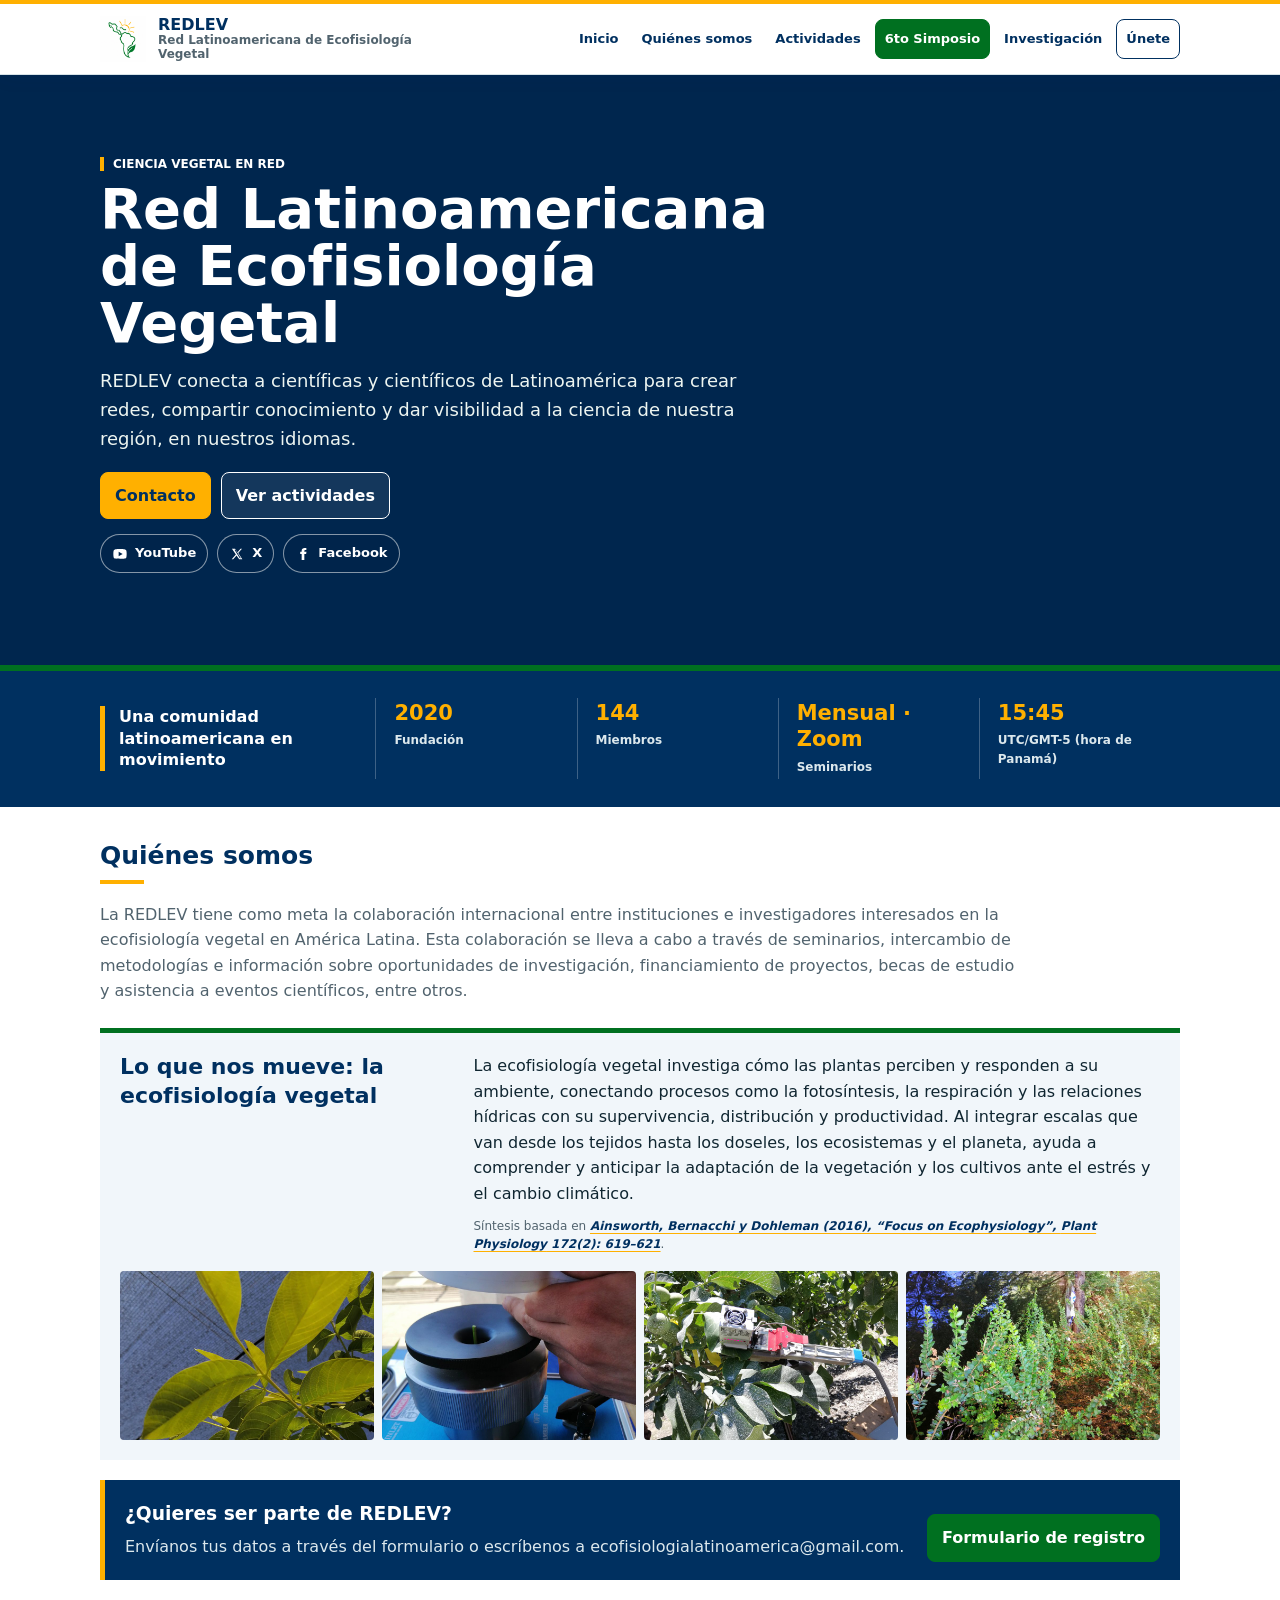
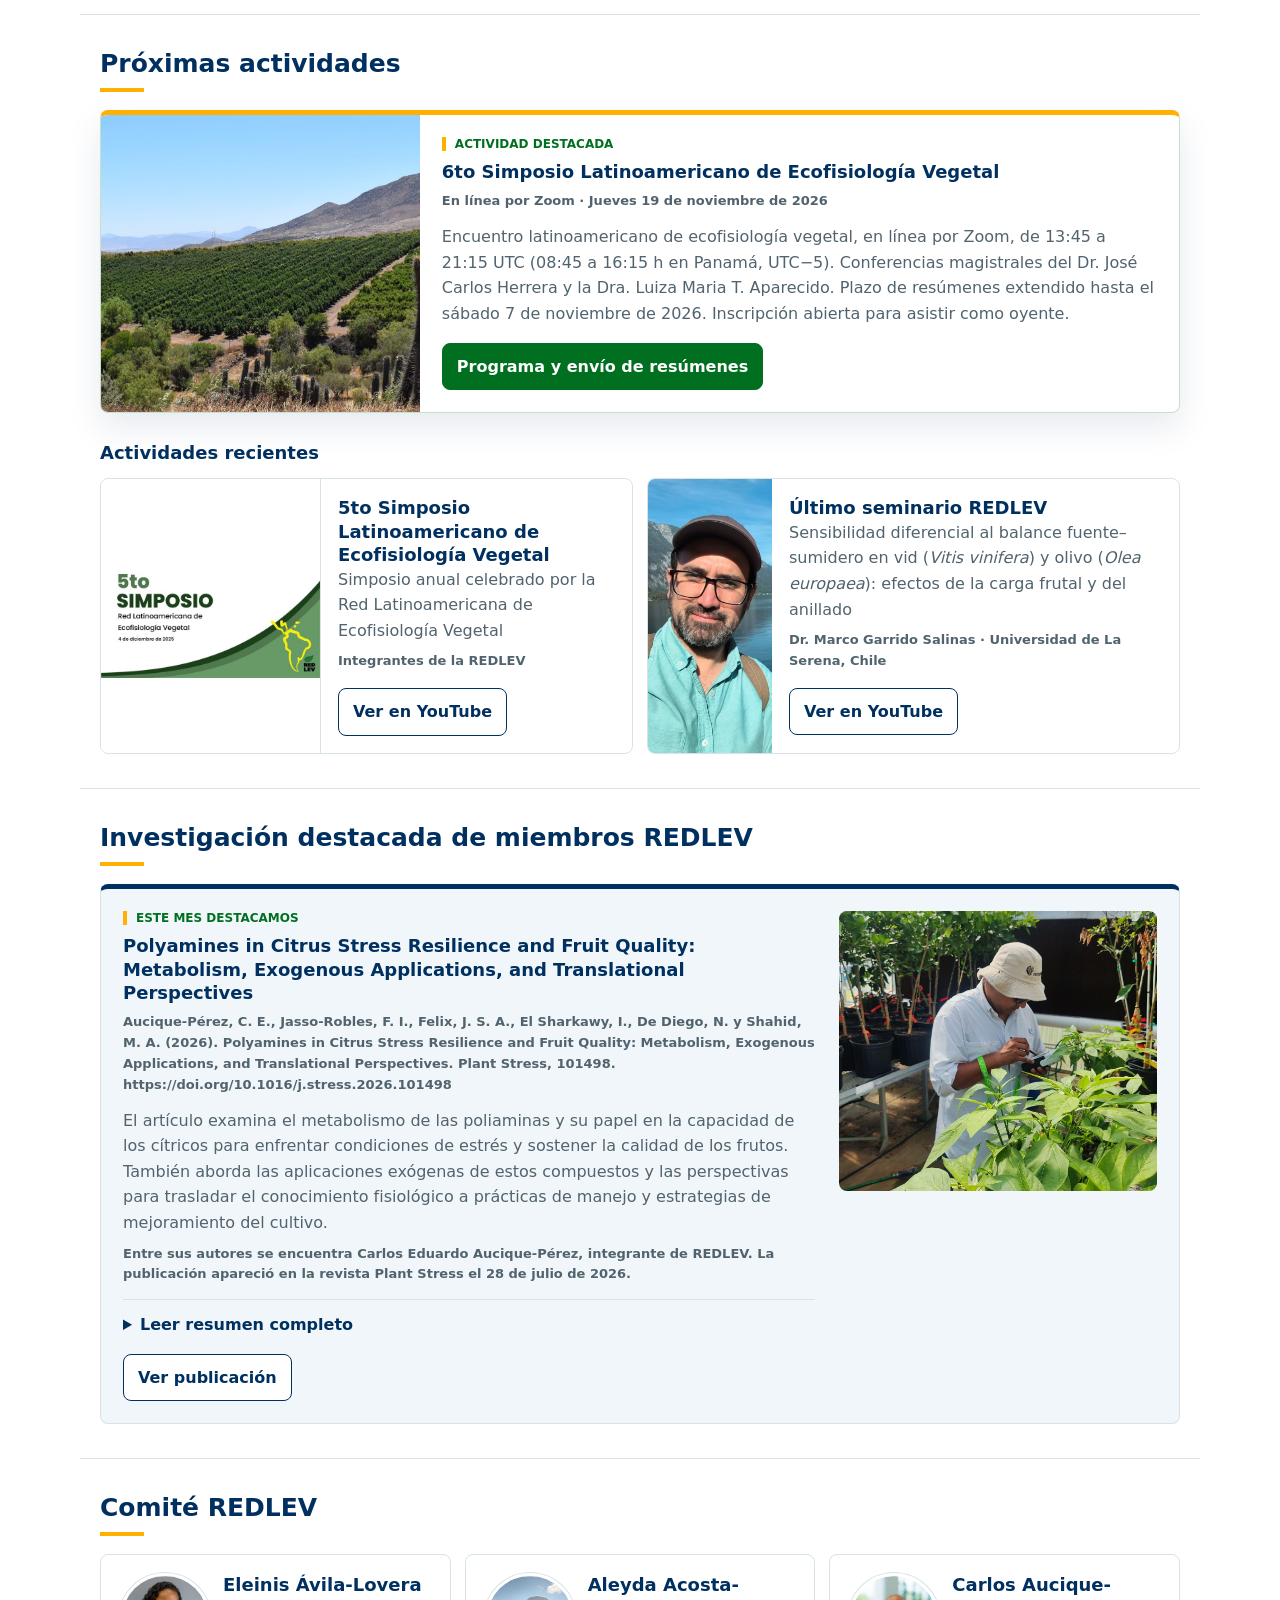
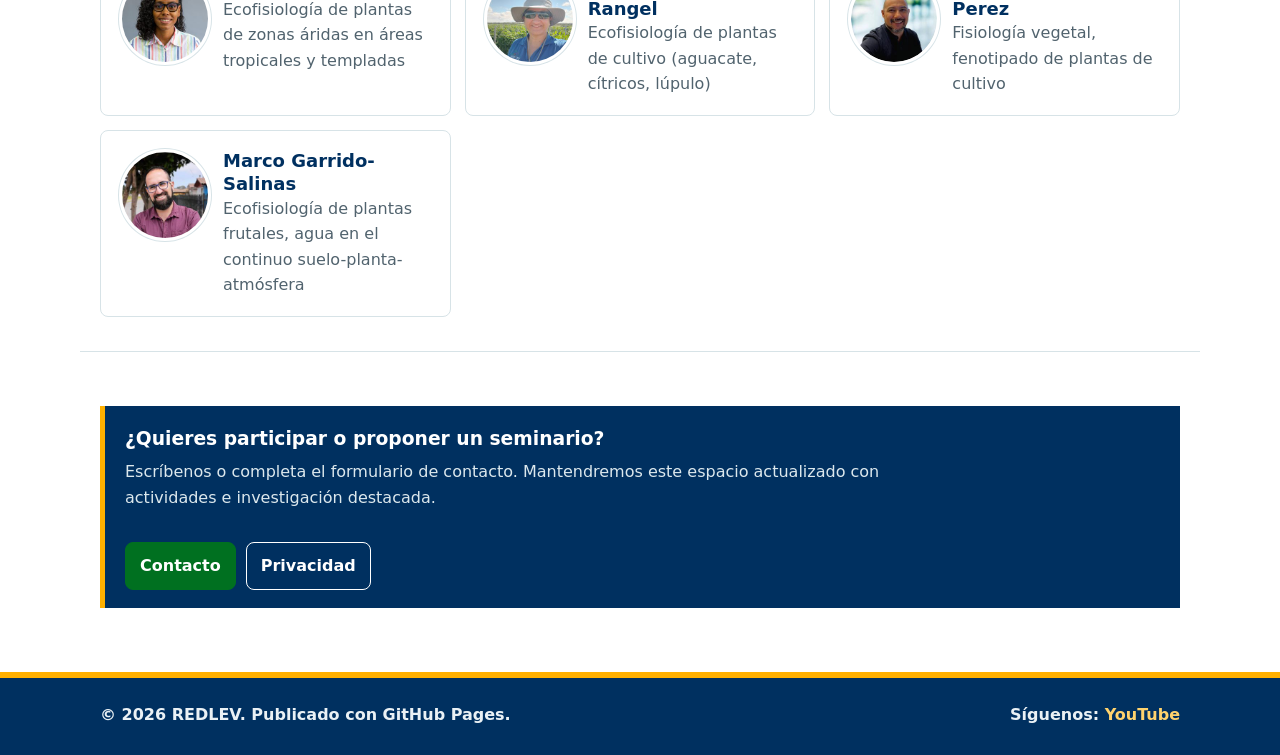
<file: index.html>
<!doctype html>
<html lang="es">
<head>
  <meta charset="utf-8" />
  <meta name="viewport" content="width=device-width, initial-scale=1" />
  <meta name="description" content="REDLEV conecta a la comunidad latinoamericana de ecofisiología vegetal mediante seminarios, investigación y colaboración científica." />
  <meta name="theme-color" content="#003060" />
  <link rel="canonical" href="https://redlev.github.io/" />
  <meta property="og:type" content="website" />
  <meta property="og:locale" content="es_LA" />
  <meta property="og:site_name" content="REDLEV" />
  <meta property="og:title" content="REDLEV | Red Latinoamericana de Ecofisiología Vegetal" />
  <meta property="og:description" content="Ciencia, colaboración y comunidad para la ecofisiología vegetal latinoamericana." />
  <meta property="og:url" content="https://redlev.github.io/" />
  <meta property="og:image" content="https://redlev.github.io/assets/img/site/og-redlev.jpg" />
  <meta property="og:image:width" content="1200" />
  <meta property="og:image:height" content="630" />
  <meta property="og:image:alt" content="REDLEV, Red Latinoamericana de Ecofisiología Vegetal" />
  <meta name="twitter:card" content="summary_large_image" />
  <meta name="twitter:title" content="REDLEV | Ecofisiología Vegetal" />
  <meta name="twitter:description" content="Ciencia, colaboración y comunidad para la ecofisiología vegetal latinoamericana." />
  <meta name="twitter:image" content="https://redlev.github.io/assets/img/site/og-redlev.jpg" />
  <title>REDLEV | Red Latinoamericana de Ecofisiología Vegetal</title>
  <link rel="stylesheet" href="assets/css/styles.css?v=20261030-1" />
  <link rel="icon" href="assets/img/site/logo-isotipo-web.png" />
  <script type="application/ld+json">
    {
      "@context": "https://schema.org",
      "@type": "Organization",
      "name": "Red Latinoamericana de Ecofisiología Vegetal",
      "alternateName": "REDLEV",
      "url": "https://redlev.github.io/",
      "logo": "https://redlev.github.io/assets/img/site/logo-isotipo-web.png",
      "email": "ecofisiologialatinoamerica@gmail.com",
      "foundingDate": "2020",
      "sameAs": [
        "https://www.youtube.com/@redlatinoamericanadeecofis2139",
        "https://x.com/ecofisiologia",
        "https://www.facebook.com/groups/547466132928748/"
      ]
    }
  </script>
</head>

<body>
  <a class="skip-link" href="#inicio">Saltar al contenido</a>

  <header class="header" role="banner">
    <div class="container header-row">
      <a class="brand" href="#inicio" aria-label="Ir al inicio">
        <img class="brand-logo" src="assets/img/site/logo-isotipo-web.png" alt="Logo REDLEV" width="160" height="160" />
        <span class="brand-text">
          <span class="brand-name" id="siteName">REDLEV</span>
          <span class="brand-tagline" id="siteTagline">Red Latinoamericana de Ecofisiología Vegetal</span>
        </span>
      </a>

      <button class="nav-toggle" type="button" aria-label="Abrir menú" aria-expanded="false" aria-controls="nav">
        <span class="nav-toggle-bar"></span>
        <span class="nav-toggle-bar"></span>
        <span class="nav-toggle-bar"></span>
      </button>

      <nav id="nav" class="nav" aria-label="Navegación principal">
        <a class="nav-link" href="#inicio">Inicio</a>
        <a class="nav-link" href="#quienes">Quiénes somos</a>
        <a class="nav-link" href="#actividades">Actividades</a>
        <a class="nav-link nav-event" href="simposio-2026.html">6to Simposio</a>
        <a class="nav-link" href="#investigacion">Investigación</a>
        <a class="nav-link nav-cta" id="joinLink" href="#" target="_blank" rel="noreferrer">Únete</a>
      </nav>
    </div>
  </header>

  <main role="main">
    <section id="inicio" class="hero" aria-label="Presentación">
      <picture class="hero-picture">
        <source media="(max-width: 980px)" srcset="assets/img/site/redlev-hero-wetland-mobile.jpg" width="720" height="960" />
        <img class="hero-background" src="assets/img/site/redlev-hero-wetland.jpg" alt="Vegetación creciendo junto a un curso de agua" width="1440" height="810" fetchpriority="high" decoding="async" />
      </picture>
      <div class="container hero-inner">
        <div class="hero-copy">
          <p class="eyebrow">Ciencia vegetal en red</p>
          <h1 id="heroTitle">Red Latinoamericana de Ecofisiología Vegetal</h1>
          <p class="lead" id="heroObjective">REDLEV conecta a científicas y científicos de Latinoamérica para crear redes, compartir conocimiento y dar visibilidad a la ciencia de nuestra región.</p>

          <div class="actions">
            <a class="button" id="contactLink" href="#" target="_blank" rel="noreferrer">Contacto</a>
            <a class="button button-secondary" href="#actividades">Ver actividades</a>
          </div>

          <div class="social" aria-label="Redes sociales">
            <a class="social-link" id="youtubeLink" href="#" target="_blank" rel="noreferrer">YouTube</a>
            <a class="social-link" id="xLink" href="#" target="_blank" rel="noreferrer">X</a>
            <a class="social-link" id="facebookLink" href="#" target="_blank" rel="noreferrer">Facebook</a>
            <a class="social-link" id="instagramLink" href="#" target="_blank" rel="noreferrer">Instagram</a>
            <a class="social-link" id="linkedinLink" href="#" target="_blank" rel="noreferrer">LinkedIn</a>
          </div>
        </div>
      </div>
    </section>

    <section class="network-band" aria-label="Datos de la red">
      <div class="container network-band-inner">
        <h2 class="sr-only">Datos de la red</h2>
        <p class="network-label">Una comunidad latinoamericana en movimiento</p>
        <div class="metrics" aria-label="Indicadores de REDLEV">
          <div class="metric">
            <div class="metric-value" id="foundedYear">2020</div>
            <div class="metric-label">Fundación</div>
          </div>
          <div class="metric">
            <div class="metric-value" id="membersCount">--</div>
            <div class="metric-label">Miembros</div>
          </div>
          <div class="metric">
            <div class="metric-value" id="seminarsFrequency">Mensual</div>
            <div class="metric-label">Seminarios</div>
          </div>
          <div class="metric">
            <div class="metric-value" id="panamaClock">--:--</div>
            <div class="metric-label" id="timezoneMetricLabel">Hora Panamá (UTC-5)</div>
          </div>
        </div>
      </div>
    </section>

    <p class="container content-status" id="contentStatus" role="status" hidden></p>

    <section id="quienes" class="container section" aria-label="Quiénes somos">
      <div class="section-head">
        <h2 class="h2">Quiénes somos</h2>
      </div>
      <p class="text" id="aboutText">La REDLEV promueve la colaboración internacional entre instituciones e investigadores interesados en la ecofisiología vegetal en América Latina.</p>

      <div class="ecophysiology-feature">
        <div class="ecophysiology-copy">
          <h3 class="h3 ecophysiology-title">Lo que nos mueve: la ecofisiología vegetal</h3>
          <div>
            <p class="text ecophysiology-definition">La ecofisiología vegetal investiga cómo las plantas perciben y responden a su ambiente, conectando procesos como la fotosíntesis, la respiración y las relaciones hídricas con su supervivencia, distribución y productividad. Al integrar escalas que van desde los tejidos hasta los doseles, los ecosistemas y el planeta, ayuda a comprender y anticipar la adaptación de la vegetación y los cultivos ante el estrés y el cambio climático.</p>
            <p class="story-source">Síntesis basada en <cite><a href="https://pmc.ncbi.nlm.nih.gov/articles/PMC5047120/" target="_blank" rel="noreferrer">Ainsworth, Bernacchi y Dohleman (2016), “Focus on Ecophysiology”, <span lang="en">Plant Physiology</span> 172(2): 619–621</a></cite>.</p>
          </div>
        </div>

        <div class="story-gallery" aria-label="La ecofisiología vegetal en imágenes">
          <figure class="story-item">
            <img src="assets/img/site/redlev-ecophysiology-leaves.jpg" alt="Hojas jóvenes iluminadas a contraluz" width="960" height="640" loading="lazy" decoding="async" />
          </figure>
          <figure class="story-item">
            <img src="assets/img/site/redlev-ecophysiology-measurement.jpg" alt="Preparación de una hoja para una medición fisiológica" width="960" height="640" loading="lazy" decoding="async" />
          </figure>
          <figure class="story-item">
            <img src="assets/img/site/redlev-ecophysiology-field-instrument.jpg" alt="Equipo de medición instalado sobre hojas y frutos en terreno" width="960" height="640" loading="lazy" decoding="async" />
          </figure>
          <figure class="story-item">
            <img src="assets/img/site/redlev-ecophysiology-wetland.jpg" alt="Vegetación junto a un curso de agua" width="960" height="640" loading="lazy" decoding="async" />
          </figure>
        </div>
      </div>

      <div class="callout">
        <div>
          <h3 class="callout-title" id="joinCalloutTitle">¿Quieres ser parte de REDLEV?</h3>
          <p class="callout-text" id="joinCalloutText">Envíanos tus datos.</p>
        </div>
        <div class="actions">
          <a class="button" id="joinLink2" href="#" target="_blank" rel="noreferrer">Formulario de registro</a>
        </div>
      </div>
    </section>

    <section id="actividades" class="container section" aria-label="Próximas actividades">
      <div class="section-head">
        <h2 class="h2">Próximas actividades</h2>
      </div>

      <div id="upcomingActivities" class="activities-list" aria-live="polite"></div>

      <div class="section-subhead">
        <h3 class="h3">Actividades recientes</h3>
      </div>
      <div id="recentActivities" class="grid"></div>
    </section>

    <section id="investigacion" class="container section" aria-label="Investigación destacada">
      <div class="section-head">
        <h2 class="h2">Investigación destacada de miembros REDLEV</h2>
      </div>

      <article class="card research-card" aria-label="Investigación destacada">
        <div class="research-copy">
          <p class="eyebrow" id="researchEyebrow">Este mes destacamos</p>
          <h3 class="h3" id="researchTitle">--</h3>
          <p class="meta" id="researchCitation">--</p>
          <p class="text" id="researchAbstract">Conoce la investigación destacada de integrantes de REDLEV.</p>
          <p class="meta" id="researchAttribution" hidden></p>
          <details class="research-details" id="researchDetails" hidden>
            <summary>Leer resumen completo</summary>
            <p class="text" id="researchAbstractMore"></p>
          </details>
          <div class="actions">
            <a class="button button-secondary" id="researchLink" href="#" target="_blank" rel="noreferrer">Ver publicación</a>
          </div>
        </div>
        <figure class="research-media">
          <img id="researchImage" src="assets/img/research/articulo-destacado-nogales-web.jpg" alt="Imagen de investigación destacada" width="420" height="280" loading="lazy" decoding="async" />
        </figure>
      </article>
    </section>

    <section id="comite" class="container section" aria-label="Comité">
      <div class="section-head">
        <h2 class="h2">Comité REDLEV</h2>
      </div>
      <div id="committeeGrid" class="grid"></div>
    </section>

    <section class="container section" aria-label="Contacto">
      <div class="callout">
        <div>
          <h3 class="callout-title">¿Quieres participar o proponer un seminario?</h3>
          <p class="callout-text">Escríbenos o completa el formulario de contacto. Mantendremos este espacio actualizado con actividades e investigación destacada.</p>
        </div>
        <div class="actions">
          <a class="button" id="contactLink2" href="#" target="_blank" rel="noreferrer">Contacto</a>
          <a class="button button-secondary" id="privacyLink" href="#" target="_blank" rel="noreferrer">Privacidad</a>
        </div>
      </div>
    </section>
  </main>

  <footer class="footer" role="contentinfo">
    <div class="container footer-row">
      <p class="footer-text">© <span id="year"></span> <span id="footerName">REDLEV</span>. Publicado con GitHub Pages.</p>
      <p class="footer-text">Síguenos: <a class="link" id="youtubeLink2" href="#" target="_blank" rel="noreferrer">YouTube</a></p>
    </div>
  </footer>

  <noscript>
    <div class="noscript">
      Esta web usa JavaScript para mostrar sus novedades. También puedes consultar la
      <a href="simposio-2026.html">página del 6to Simposio</a> o escribir a
      <a href="mailto:ecofisiologialatinoamerica@gmail.com">ecofisiologialatinoamerica@gmail.com</a>.
    </div>
  </noscript>

  <script src="assets/js/main.js?v=20261030-1" defer></script>
</body>
</html>
</file>
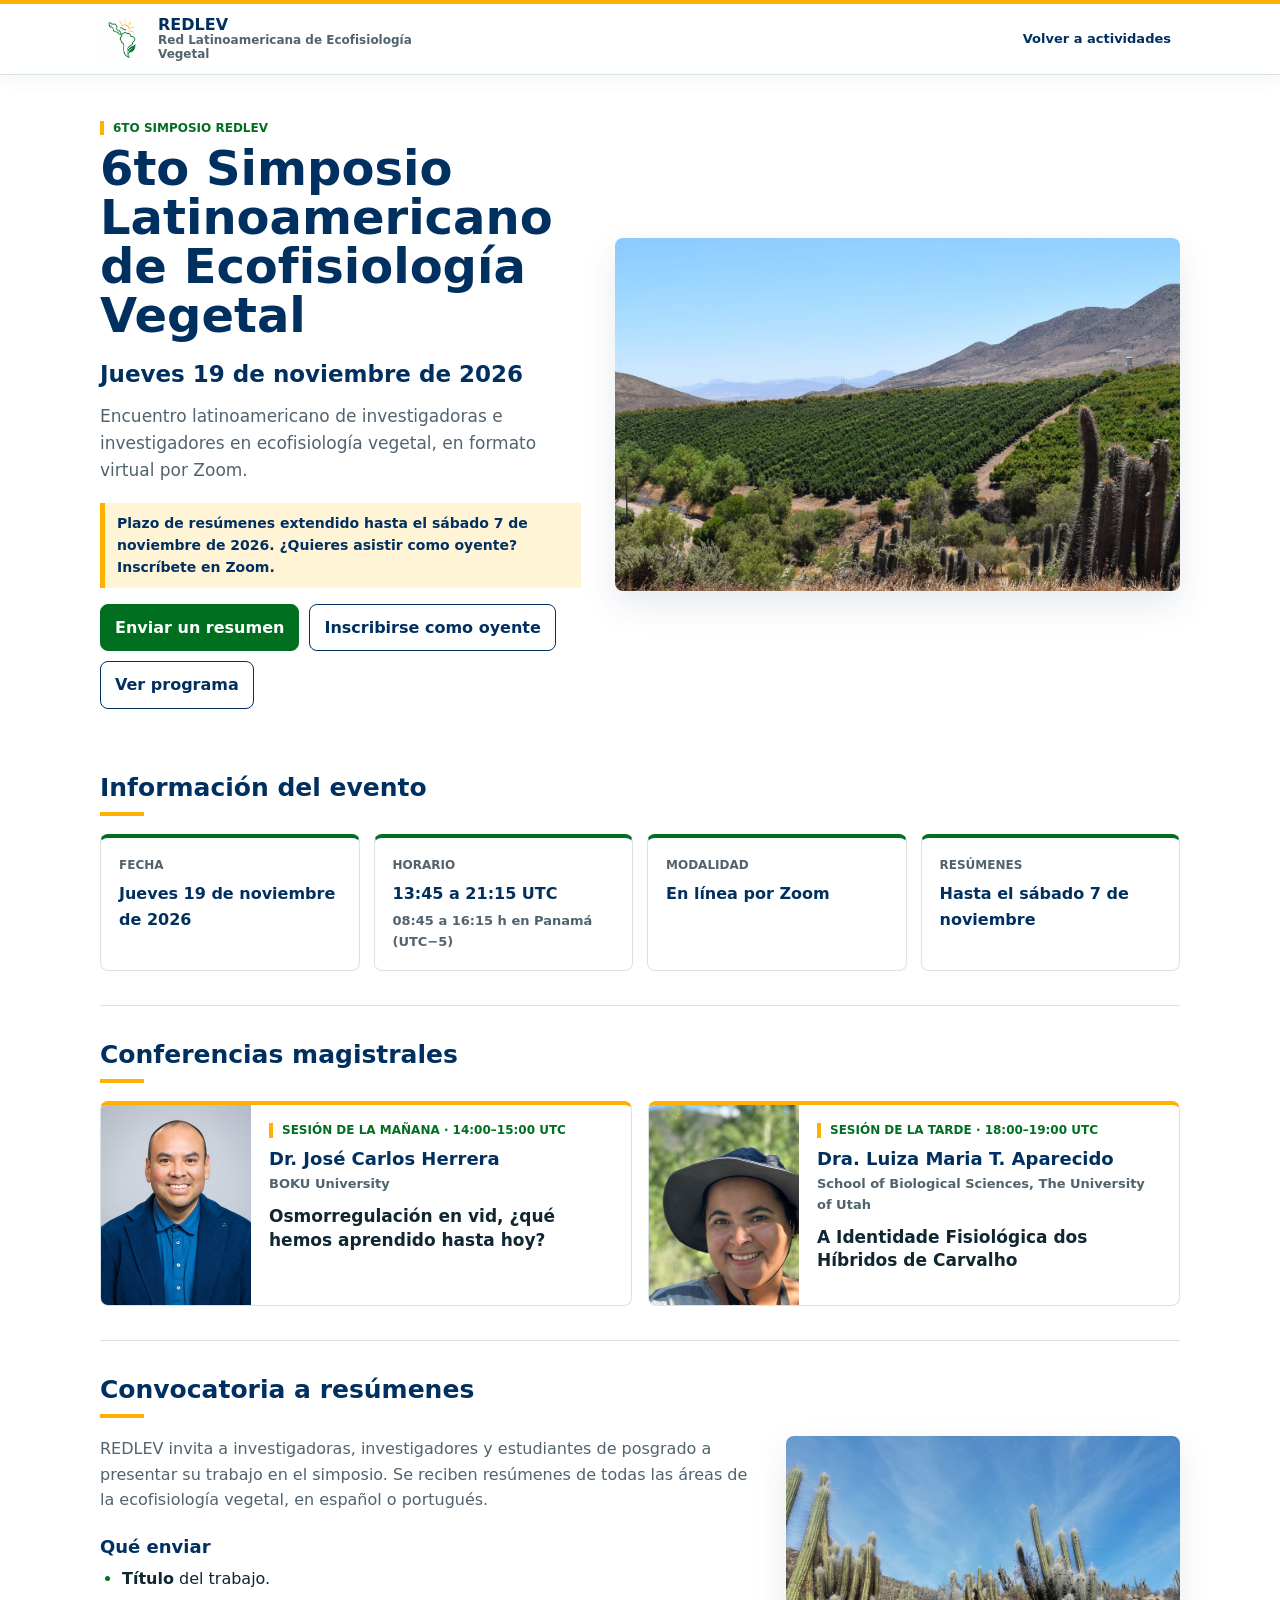
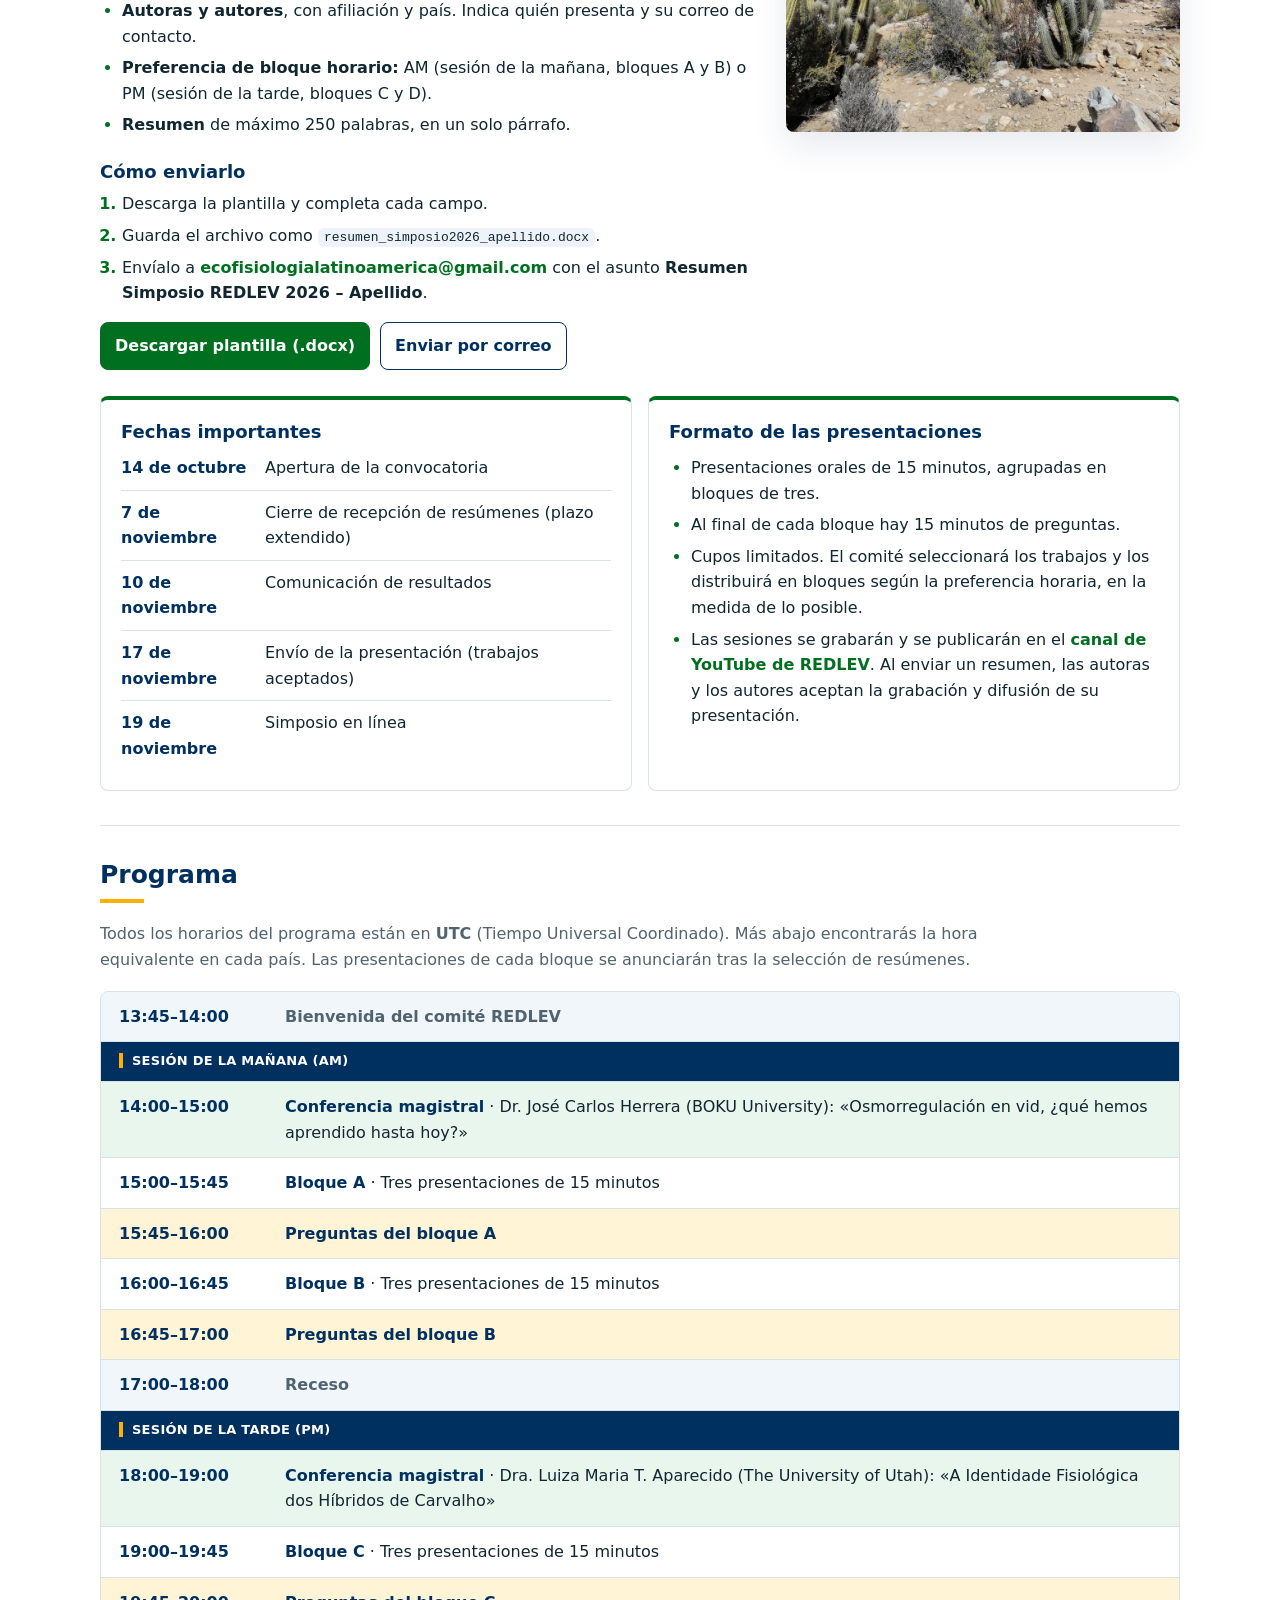
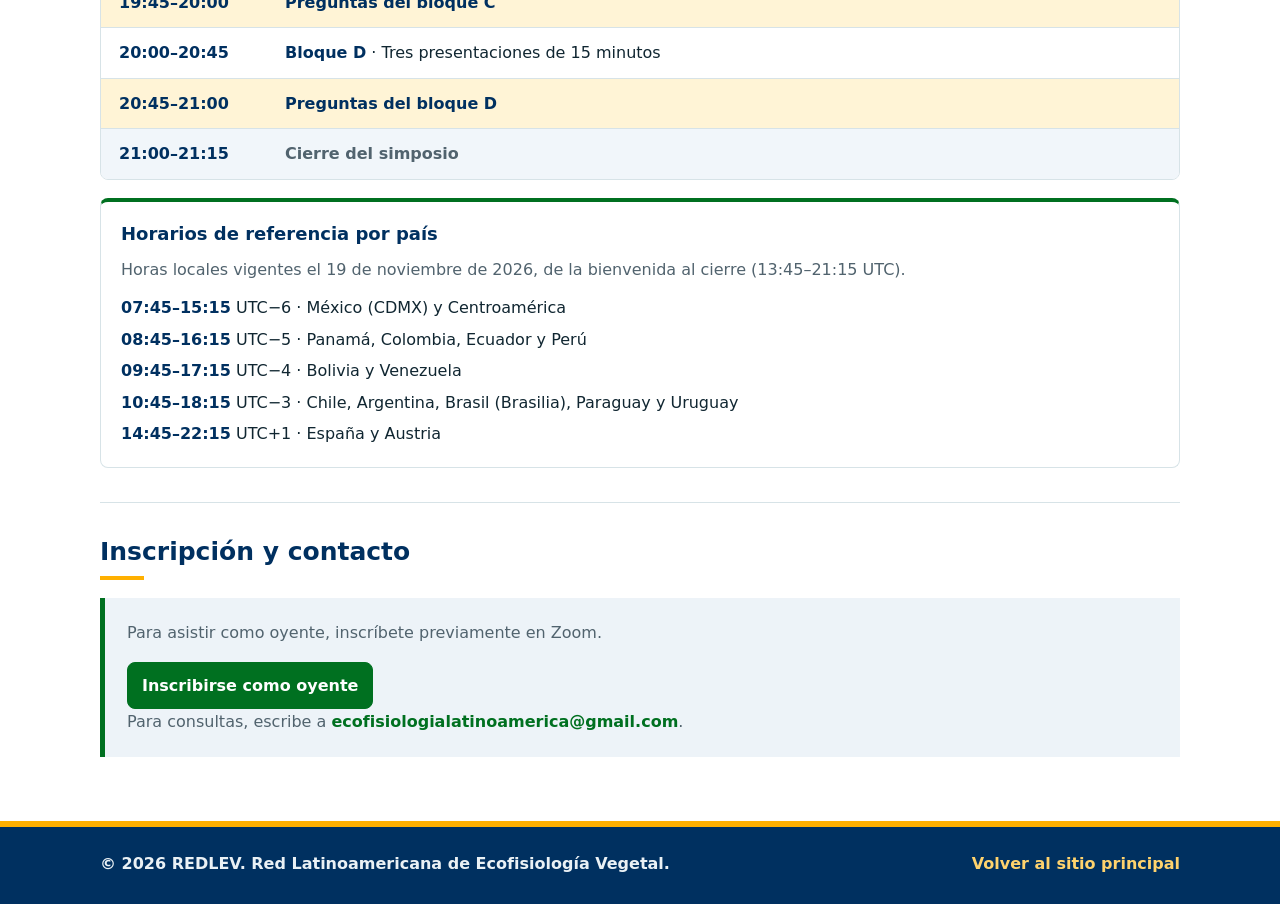
<file: simposio-2026.html>
<!doctype html>
<html lang="es">
<head>
  <meta charset="utf-8" />
  <meta name="viewport" content="width=device-width, initial-scale=1" />
  <meta name="description" content="6to Simposio Latinoamericano de Ecofisiología Vegetal, en línea por Zoom el jueves 19 de noviembre de 2026. Recepción de resúmenes abierta hasta el 7 de noviembre de 2026." />
  <meta name="theme-color" content="#003060" />
  <link rel="canonical" href="https://redlev.github.io/simposio-2026.html" />
  <meta property="og:type" content="website" />
  <meta property="og:locale" content="es_LA" />
  <meta property="og:site_name" content="REDLEV" />
  <meta property="og:title" content="6to Simposio Latinoamericano de Ecofisiología Vegetal" />
  <meta property="og:description" content="Jueves 19 de noviembre de 2026 · En línea por Zoom. Envío de resúmenes hasta el 7 de noviembre." />
  <meta property="og:url" content="https://redlev.github.io/simposio-2026.html" />
  <meta property="og:image" content="https://redlev.github.io/assets/img/site/og-simposio-2026.jpg" />
  <meta property="og:image:width" content="1200" />
  <meta property="og:image:height" content="630" />
  <meta property="og:image:alt" content="Huerto frutal en una ladera rodeado de matorral y cactáceas columnares" />
  <meta name="twitter:card" content="summary_large_image" />
  <meta name="twitter:image" content="https://redlev.github.io/assets/img/site/og-simposio-2026.jpg" />
  <title>6to Simposio Latinoamericano de Ecofisiología Vegetal | REDLEV</title>
  <link rel="stylesheet" href="assets/css/styles.css?v=20261030-1" />
  <link rel="icon" href="assets/img/site/logo-isotipo-web.png" />
  <script type="application/ld+json">
    {
      "@context": "https://schema.org",
      "@type": "Event",
      "name": "6to Simposio Latinoamericano de Ecofisiología Vegetal",
      "description": "Simposio anual de la Red Latinoamericana de Ecofisiología Vegetal, en línea por Zoom.",
      "startDate": "2026-11-19T08:45:00-05:00",
      "endDate": "2026-11-19T16:15:00-05:00",
      "eventStatus": "https://schema.org/EventMovedOnline",
      "eventAttendanceMode": "https://schema.org/OnlineEventAttendanceMode",
      "location": {
        "@type": "VirtualLocation",
        "url": "https://redlev.github.io/simposio-2026.html"
      },
      "image": "https://redlev.github.io/assets/img/site/og-simposio-2026.jpg",
      "organizer": {
        "@type": "Organization",
        "name": "REDLEV",
        "url": "https://redlev.github.io/"
      },
      "url": "https://redlev.github.io/simposio-2026.html"
    }
  </script>
</head>

<body>
  <a class="skip-link" href="#evento">Saltar al contenido</a>

  <header class="header" role="banner">
    <div class="container header-row">
      <a class="brand" href="index.html#inicio" aria-label="Volver al inicio de REDLEV">
        <img class="brand-logo" src="assets/img/site/logo-isotipo-web.png" alt="Logo REDLEV" width="160" height="160" />
        <span class="brand-text">
          <span class="brand-name">REDLEV</span>
          <span class="brand-tagline">Red Latinoamericana de Ecofisiología Vegetal</span>
        </span>
      </a>
      <nav class="nav nav-static" aria-label="Navegación del evento">
        <a class="nav-link" href="index.html#actividades">Volver a actividades</a>
      </nav>
    </div>
  </header>

  <main id="evento" class="container" role="main">
    <section class="event-hero" aria-label="6to Simposio REDLEV">
      <div class="event-hero-copy">
        <p class="eyebrow">6to Simposio REDLEV</p>
        <h1>6to Simposio Latinoamericano de Ecofisiología Vegetal</h1>
        <p class="event-date">Jueves 19 de noviembre de 2026</p>
        <p class="lead">Encuentro latinoamericano de investigadoras e investigadores en ecofisiología vegetal, en formato virtual por Zoom.</p>
        <p class="event-status">Plazo de resúmenes extendido hasta el sábado 7 de noviembre de 2026. ¿Quieres asistir como oyente? Inscríbete en Zoom.</p>
        <div class="actions">
          <a class="button" href="#resumenes">Enviar un resumen</a>
          <a class="button button-secondary" href="https://reuna.zoom.us/meeting/register/ynThk6axRh--CDvB_dIsrA">Inscribirse como oyente</a>
          <a class="button button-secondary" href="#programa">Ver programa</a>
        </div>
      </div>
      <img src="assets/img/events/simposio-2026-huerto-cactaceas.jpg" alt="Huerto frutal en una ladera, rodeado de matorral y cactáceas columnares bajo un cielo despejado" width="1440" height="900" decoding="async" fetchpriority="high" />
    </section>

    <section class="section">
      <div class="section-head">
        <h2 class="h2">Información del evento</h2>
      </div>
      <div class="event-facts event-facts-4" role="list">
        <div class="event-fact" role="listitem">
          <span class="event-fact-label">Fecha</span>
          <strong>Jueves 19 de noviembre de 2026</strong>
        </div>
        <div class="event-fact" role="listitem">
          <span class="event-fact-label">Horario</span>
          <strong>13:45 a 21:15 UTC</strong>
          <span class="event-fact-note">08:45 a 16:15 h en Panamá (UTC−5)</span>
        </div>
        <div class="event-fact" role="listitem">
          <span class="event-fact-label">Modalidad</span>
          <strong>En línea por Zoom</strong>
        </div>
        <div class="event-fact" role="listitem">
          <span class="event-fact-label">Resúmenes</span>
          <strong>Hasta el sábado 7 de noviembre</strong>
        </div>
      </div>
    </section>

    <section id="conferencias" class="section" aria-labelledby="conferencias-title">
      <div class="section-head">
        <h2 class="h2" id="conferencias-title">Conferencias magistrales</h2>
      </div>
      <div class="speaker-grid">
        <article class="speaker-card">
          <img class="speaker-photo" src="assets/img/events/jose-carlos-herrera-retrato.jpg" alt="Retrato de José Carlos Herrera" width="600" height="800" loading="lazy" decoding="async" />
          <div class="speaker-body">
            <p class="eyebrow">Sesión de la mañana · 14:00–15:00 UTC</p>
            <h3 class="h3">Dr. José Carlos Herrera</h3>
            <p class="meta">BOKU University</p>
            <p class="speaker-talk">Osmorregulación en vid, ¿qué hemos aprendido hasta hoy?</p>
          </div>
        </article>
        <article class="speaker-card">
          <img class="speaker-photo" src="assets/img/events/luiza-aparecido-retrato.jpg" alt="Retrato de Luiza Maria T. Aparecido" width="600" height="800" loading="lazy" decoding="async" />
          <div class="speaker-body">
            <p class="eyebrow">Sesión de la tarde · 18:00–19:00 UTC</p>
            <h3 class="h3">Dra. Luiza Maria T. Aparecido</h3>
            <p class="meta">School of Biological Sciences, The University of Utah</p>
            <p class="speaker-talk" lang="pt">A Identidade Fisiológica dos Híbridos de Carvalho</p>
          </div>
        </article>
      </div>
    </section>

    <section id="resumenes" class="section" aria-labelledby="resumenes-title">
      <div class="section-head">
        <h2 class="h2" id="resumenes-title">Convocatoria a resúmenes</h2>
      </div>
      <div class="event-split">
        <div class="event-split-copy">
          <p class="text">REDLEV invita a investigadoras, investigadores y estudiantes de posgrado a presentar su trabajo en el simposio. Se reciben resúmenes de todas las áreas de la ecofisiología vegetal, en español o portugués.</p>

          <h3 class="h3 event-subtitle">Qué enviar</h3>
          <ul class="event-list">
            <li><strong>Título</strong> del trabajo.</li>
            <li><strong>Autoras y autores</strong>, con afiliación y país. Indica quién presenta y su correo de contacto.</li>
            <li><strong>Preferencia de bloque horario:</strong> AM (sesión de la mañana, bloques A y B) o PM (sesión de la tarde, bloques C y D).</li>
            <li><strong>Resumen</strong> de máximo 250 palabras, en un solo párrafo.</li>
          </ul>

          <h3 class="h3 event-subtitle">Cómo enviarlo</h3>
          <ol class="event-list">
            <li>Descarga la plantilla y completa cada campo.</li>
            <li>Guarda el archivo como <code>resumen_simposio2026_apellido.docx</code>.</li>
            <li>Envíalo a <a class="link" href="mailto:ecofisiologialatinoamerica@gmail.com">ecofisiologialatinoamerica@gmail.com</a> con el asunto <strong>Resumen Simposio REDLEV 2026 – Apellido</strong>.</li>
          </ol>
          <div class="actions">
            <a class="button" href="assets/docs/plantilla-resumen-6to-simposio-redlev-2026.docx" download>Descargar plantilla (.docx)</a>
            <a class="button button-secondary" href="mailto:ecofisiologialatinoamerica@gmail.com?subject=Resumen%20Simposio%20REDLEV%202026%20%E2%80%93%20Apellido">Enviar por correo</a>
          </div>
        </div>
        <figure class="event-figure">
          <img src="assets/img/events/simposio-2026-cactaceas-ladera.jpg" alt="Cactáceas columnares y arbustos en una ladera pedregosa" width="960" height="720" loading="lazy" decoding="async" />
        </figure>
      </div>

      <div class="event-columns">
        <div class="event-panel">
          <h3 class="h3">Fechas importantes</h3>
          <dl class="event-dates">
            <div><dt>14 de octubre</dt><dd>Apertura de la convocatoria</dd></div>
            <div><dt>7 de noviembre</dt><dd>Cierre de recepción de resúmenes (plazo extendido)</dd></div>
            <div><dt>10 de noviembre</dt><dd>Comunicación de resultados</dd></div>
            <div><dt>17 de noviembre</dt><dd>Envío de la presentación (trabajos aceptados)</dd></div>
            <div><dt>19 de noviembre</dt><dd>Simposio en línea</dd></div>
          </dl>
        </div>
        <div class="event-panel">
          <h3 class="h3">Formato de las presentaciones</h3>
          <ul class="event-list">
            <li>Presentaciones orales de 15 minutos, agrupadas en bloques de tres.</li>
            <li>Al final de cada bloque hay 15 minutos de preguntas.</li>
            <li>Cupos limitados. El comité seleccionará los trabajos y los distribuirá en bloques según la preferencia horaria, en la medida de lo posible.</li>
            <li>Las sesiones se grabarán y se publicarán en el <a class="link" href="https://www.youtube.com/@redlatinoamericanadeecofis2139" target="_blank" rel="noreferrer">canal de YouTube de REDLEV</a>. Al enviar un resumen, las autoras y los autores aceptan la grabación y difusión de su presentación.</li>
          </ul>
        </div>
      </div>
    </section>

    <section id="programa" class="section" aria-labelledby="programa-title">
      <div class="section-head">
        <h2 class="h2" id="programa-title">Programa</h2>
      </div>
      <p class="text">Todos los horarios del programa están en <strong>UTC</strong> (Tiempo Universal Coordinado). Más abajo encontrarás la hora equivalente en cada país. Las presentaciones de cada bloque se anunciarán tras la selección de resúmenes.</p>

      <ol class="program" aria-label="Programa del 19 de noviembre de 2026, en hora UTC">
        <li class="program-row program-row-minor">
          <span class="program-time">13:45–14:00</span>
          <span class="program-activity">Bienvenida del comité REDLEV</span>
        </li>

        <li class="program-session"><span>Sesión de la mañana (AM)</span></li>
        <li class="program-row program-row-keynote">
          <span class="program-time">14:00–15:00</span>
          <span class="program-activity"><strong>Conferencia magistral</strong> · Dr. José Carlos Herrera (BOKU University): «Osmorregulación en vid, ¿qué hemos aprendido hasta hoy?»</span>
        </li>
        <li class="program-row">
          <span class="program-time">15:00–15:45</span>
          <span class="program-activity"><strong>Bloque A</strong> · Tres presentaciones de 15 minutos</span>
        </li>
        <li class="program-row program-row-qa">
          <span class="program-time">15:45–16:00</span>
          <span class="program-activity">Preguntas del bloque A</span>
        </li>
        <li class="program-row">
          <span class="program-time">16:00–16:45</span>
          <span class="program-activity"><strong>Bloque B</strong> · Tres presentaciones de 15 minutos</span>
        </li>
        <li class="program-row program-row-qa">
          <span class="program-time">16:45–17:00</span>
          <span class="program-activity">Preguntas del bloque B</span>
        </li>
        <li class="program-row program-row-minor">
          <span class="program-time">17:00–18:00</span>
          <span class="program-activity">Receso</span>
        </li>

        <li class="program-session"><span>Sesión de la tarde (PM)</span></li>
        <li class="program-row program-row-keynote">
          <span class="program-time">18:00–19:00</span>
          <span class="program-activity"><strong>Conferencia magistral</strong> · Dra. Luiza Maria T. Aparecido (The University of Utah): «<span lang="pt">A Identidade Fisiológica dos Híbridos de Carvalho</span>»</span>
        </li>
        <li class="program-row">
          <span class="program-time">19:00–19:45</span>
          <span class="program-activity"><strong>Bloque C</strong> · Tres presentaciones de 15 minutos</span>
        </li>
        <li class="program-row program-row-qa">
          <span class="program-time">19:45–20:00</span>
          <span class="program-activity">Preguntas del bloque C</span>
        </li>
        <li class="program-row">
          <span class="program-time">20:00–20:45</span>
          <span class="program-activity"><strong>Bloque D</strong> · Tres presentaciones de 15 minutos</span>
        </li>
        <li class="program-row program-row-qa">
          <span class="program-time">20:45–21:00</span>
          <span class="program-activity">Preguntas del bloque D</span>
        </li>
        <li class="program-row program-row-minor">
          <span class="program-time">21:00–21:15</span>
          <span class="program-activity">Cierre del simposio</span>
        </li>
      </ol>

      <div class="event-panel event-panel-tz">
        <h3 class="h3">Horarios de referencia por país</h3>
        <p class="text">Horas locales vigentes el 19 de noviembre de 2026, de la bienvenida al cierre (13:45–21:15 UTC).</p>
        <ul class="tz-list">
          <li><strong>07:45–15:15</strong> UTC−6 · México (CDMX) y Centroamérica</li>
          <li><strong>08:45–16:15</strong> UTC−5 · Panamá, Colombia, Ecuador y Perú</li>
          <li><strong>09:45–17:15</strong> UTC−4 · Bolivia y Venezuela</li>
          <li><strong>10:45–18:15</strong> UTC−3 · Chile, Argentina, Brasil (Brasilia), Paraguay y Uruguay</li>
          <li><strong>14:45–22:15</strong> UTC+1 · España y Austria</li>
        </ul>
      </div>
    </section>

    <section id="inscripcion" class="section">
      <div class="section-head">
        <h2 class="h2">Inscripción y contacto</h2>
      </div>
      <div class="event-information">
        <p class="text">Para asistir como oyente, inscríbete previamente en Zoom.</p>
        <div class="actions">
          <a class="button" href="https://reuna.zoom.us/meeting/register/ynThk6axRh--CDvB_dIsrA">Inscribirse como oyente</a>
        </div>
        <p class="text">Para consultas, escribe a <a class="link" href="mailto:ecofisiologialatinoamerica@gmail.com">ecofisiologialatinoamerica@gmail.com</a>.</p>
      </div>
    </section>
  </main>

  <footer class="footer" role="contentinfo">
    <div class="container footer-row">
      <p class="footer-text">© 2026 REDLEV. Red Latinoamericana de Ecofisiología Vegetal.</p>
      <a class="link" href="index.html">Volver al sitio principal</a>
    </div>
  </footer>
</body>
</html>
</file>
<file: assets/css/styles.css>
:root {
  --bg: #ffffff;
  --surface: #f7fbf8;
  --surface-blue: #f1f6fa;
  --text: #102631;
  --muted: #51636e;
  --border: #d7e3e7;
  --green: #007020;
  --green-dark: #005a19;
  --green-soft: #e9f6ed;
  --navy: #003060;
  --navy-soft: #edf3f8;
  --sun: #ffb000;
  --sun-soft: #fff4d6;
  --accent: var(--green);
  --max: 1120px;
  --radius: 8px;
  --shadow: 0 14px 34px rgba(0, 48, 96, 0.10);
}

* {
  box-sizing: border-box;
}

html {
  scroll-behavior: smooth;
}

body {
  margin: 0;
  background: var(--bg);
  color: var(--text);
  font-family: ui-sans-serif, system-ui, -apple-system, "Segoe UI", Roboto, Helvetica, Arial, sans-serif;
  line-height: 1.6;
}

img {
  max-width: 100%;
}

a,
button {
  -webkit-tap-highlight-color: transparent;
}

a:focus-visible,
button:focus-visible,
summary:focus-visible {
  outline: 3px solid var(--sun);
  outline-offset: 3px;
}

h1,
h2,
h3,
h4,
p,
a {
  overflow-wrap: break-word;
}

.container {
  width: 100%;
  max-width: var(--max);
  margin: 0 auto;
  padding: 0 20px;
}

.skip-link {
  position: absolute;
  left: -999px;
  top: 10px;
  z-index: 1000;
  border-radius: var(--radius);
  background: var(--navy);
  color: #fff;
  padding: 10px 12px;
}

.skip-link:focus {
  left: 12px;
}

.sr-only {
  position: absolute;
  width: 1px;
  height: 1px;
  margin: -1px;
  overflow: hidden;
  clip: rect(0, 0, 0, 0);
  white-space: nowrap;
}

.header {
  position: sticky;
  top: 0;
  z-index: 50;
  border-top: 4px solid var(--sun);
  border-bottom: 1px solid var(--border);
  background: rgba(255, 255, 255, 0.96);
  box-shadow: 0 4px 18px rgba(0, 48, 96, 0.05);
  backdrop-filter: blur(10px);
}

.header-row {
  display: flex;
  align-items: center;
  justify-content: space-between;
  gap: 16px;
  min-height: 70px;
  padding-top: 8px;
  padding-bottom: 8px;
}

.brand {
  display: flex;
  min-width: 0;
  align-items: center;
  gap: 12px;
  color: inherit;
  text-decoration: none;
}

.brand-logo {
  width: 46px;
  height: 46px;
  flex: 0 0 auto;
  object-fit: contain;
}

.brand-text {
  display: grid;
  min-width: 0;
  line-height: 1.14;
}

.brand-name {
  color: var(--navy);
  font-weight: 900;
}

.brand-tagline {
  max-width: 280px;
  color: var(--muted);
  font-size: 12px;
  font-weight: 650;
}

.nav {
  display: flex;
  align-items: center;
  gap: 5px;
}

.nav-link {
  border-radius: var(--radius);
  color: var(--navy);
  font-size: 13px;
  font-weight: 800;
  padding: 9px;
  text-decoration: none;
}

.nav-link:hover {
  background: var(--navy-soft);
}

.nav-event {
  border: 1px solid var(--green);
  background: var(--green);
  color: #fff;
}

.nav-event:hover {
  background: var(--green-dark);
  color: #fff;
}

.nav-cta {
  border: 1px solid var(--navy);
  color: var(--navy);
}

.nav-toggle {
  display: none;
  width: 44px;
  height: 44px;
  flex: 0 0 44px;
  align-items: center;
  justify-content: center;
  flex-direction: column;
  border: 1px solid var(--border);
  border-radius: var(--radius);
  background: #fff;
  padding: 9px;
}

.nav-toggle-bar {
  display: block;
  width: 20px;
  height: 2px;
  margin: 3px 0;
  background: var(--navy);
  transition: transform 160ms ease, opacity 160ms ease;
}

body.nav-open .nav-toggle-bar:nth-child(1) {
  transform: translateY(8px) rotate(45deg);
}

body.nav-open .nav-toggle-bar:nth-child(2) {
  opacity: 0;
}

body.nav-open .nav-toggle-bar:nth-child(3) {
  transform: translateY(-8px) rotate(-45deg);
}

.hero {
  position: relative;
  display: grid;
  min-height: 590px;
  align-items: stretch;
  isolation: isolate;
  overflow: hidden;
  background: var(--navy);
}

.hero::before {
  position: absolute;
  z-index: -1;
  inset: 0;
  background: rgba(0, 35, 70, 0.68);
  content: "";
}

.hero-picture {
  position: absolute;
  z-index: -2;
  inset: 0;
}

.hero-background {
  display: block;
  width: 100%;
  height: 100%;
  object-fit: cover;
  object-position: center;
}

.hero-inner {
  display: flex;
  min-height: 590px;
  align-items: center;
  padding-top: 62px;
  padding-bottom: 72px;
}

.hero-copy {
  min-width: 0;
  max-width: 690px;
}

.hero h1,
.event-hero h1 {
  max-width: 18ch;
  margin: 0 0 16px;
  color: #fff;
  font-size: 56px;
  line-height: 1.02;
  letter-spacing: 0;
}

.event-hero h1 {
  color: var(--navy);
  font-size: 48px;
}

.hero .lead {
  max-width: 62ch;
  color: #edf5f1;
  font-size: 18px;
}

.hero .eyebrow {
  color: #fff;
}

.hero .button {
  border-color: var(--sun);
  background: var(--sun);
  color: var(--navy);
}

.hero .button:hover {
  border-color: #ffc540;
  background: #ffc540;
}

.hero .button-secondary {
  border-color: #fff;
  background: rgba(255, 255, 255, 0.08);
  color: #fff;
}

.hero .button-secondary:hover {
  border-color: #fff;
  background: #fff;
  color: var(--navy);
}

.section {
  scroll-margin-top: 92px;
  padding-top: 34px;
  padding-bottom: 34px;
}

.section + .section {
  border-top: 1px solid var(--border);
}

.section-head {
  display: flex;
  align-items: baseline;
  justify-content: space-between;
  gap: 12px;
  margin-bottom: 18px;
}

.section-subhead {
  margin: 28px 0 14px;
}

.h2 {
  margin: 0;
  color: var(--navy);
  font-size: 25px;
  line-height: 1.2;
}

.h2::after {
  display: block;
  width: 44px;
  height: 4px;
  margin-top: 9px;
  background: var(--sun);
  content: "";
}

.h3 {
  margin: 0;
  color: var(--navy);
  font-size: 18px;
  line-height: 1.3;
  letter-spacing: 0;
}

.lead {
  max-width: 72ch;
  margin: 0 0 18px;
  color: var(--muted);
  font-size: 17px;
}

.text {
  max-width: 90ch;
  margin: 0;
  color: var(--muted);
}

.ecophysiology-feature {
  margin-top: 24px;
  border-top: 5px solid var(--green);
  background: var(--surface-blue);
  padding: 20px;
}

.ecophysiology-copy {
  display: grid;
  grid-template-columns: minmax(220px, 0.48fr) minmax(0, 1fr);
  gap: 24px;
  align-items: start;
}

.ecophysiology-title {
  max-width: 20ch;
  font-size: 22px;
}

.ecophysiology-definition {
  color: var(--text);
}

.story-source {
  margin: 10px 0 0;
  color: var(--muted);
  font-size: 12px;
  line-height: 1.5;
}

.story-source a {
  color: var(--navy);
  font-weight: 750;
  text-decoration-color: var(--sun);
  text-underline-offset: 3px;
}

.story-gallery {
  display: grid;
  grid-template-columns: repeat(4, minmax(0, 1fr));
  gap: 8px;
  margin-top: 18px;
}

.story-item {
  min-width: 0;
  margin: 0;
  overflow: hidden;
}

.story-item img {
  display: block;
  width: 100%;
  height: auto;
  aspect-ratio: 3 / 2;
  border-radius: 4px;
  object-fit: cover;
}

.meta {
  margin: 8px 0 12px;
  color: var(--muted);
  font-size: 13px;
  font-weight: 750;
  overflow-wrap: anywhere;
}

.eyebrow {
  margin: 0 0 9px;
  border-left: 4px solid var(--sun);
  color: var(--green);
  font-size: 12px;
  font-weight: 900;
  letter-spacing: 0;
  line-height: 1.2;
  padding-left: 9px;
  text-transform: uppercase;
}

.hint {
  display: none;
}

code {
  border-radius: 6px;
  background: var(--navy-soft);
  padding: 2px 6px;
}

.card {
  border: 1px solid var(--border);
  border-radius: var(--radius);
  background: #fff;
  padding: 18px;
}

.actions {
  display: flex;
  flex-wrap: wrap;
  gap: 10px;
  margin-top: 16px;
}

.button {
  display: inline-flex;
  min-height: 44px;
  align-items: center;
  justify-content: center;
  border: 1px solid var(--green);
  border-radius: var(--radius);
  background: var(--green);
  color: #fff;
  font-weight: 850;
  padding: 10px 14px;
  text-decoration: none;
}

.button:hover {
  border-color: var(--green-dark);
  background: var(--green-dark);
}

.button-secondary {
  border-color: var(--navy);
  background: #fff;
  color: var(--navy);
}

.button-secondary:hover {
  border-color: var(--navy);
  background: var(--navy);
  color: #fff;
}

[hidden] {
  display: none !important;
}

.content-status {
  margin: 0 0 20px;
  border-left: 5px solid var(--sun);
  background: var(--sun-soft);
  color: var(--navy);
  padding: 12px 15px;
  font-weight: 700;
}

.content-status.container {
  margin: 18px auto 0;
}

.social {
  display: flex;
  flex-wrap: wrap;
  gap: 9px;
  margin-top: 15px;
}

.social-link {
  display: inline-flex;
  align-items: center;
  gap: 7px;
  border: 1px solid var(--border);
  border-radius: 999px;
  color: var(--navy);
  font-size: 13px;
  font-weight: 800;
  padding: 8px 11px;
  text-decoration: none;
}

.social-link:hover {
  border-color: var(--green);
  background: var(--green-soft);
  color: var(--green-dark);
}

.hero .social-link {
  border-color: rgba(255, 255, 255, 0.52);
  background: rgba(0, 35, 70, 0.32);
  color: #fff;
}

.hero .social-link:hover {
  border-color: var(--sun);
  background: var(--sun);
  color: var(--navy);
}

.social-icon {
  display: inline-flex;
  width: 16px;
  height: 16px;
  color: currentColor;
}

.social-icon svg {
  display: block;
  width: 100%;
  height: 100%;
  fill: currentColor;
}

.network-band {
  border-top: 6px solid var(--green);
  background: var(--navy);
  color: #fff;
}

.network-band-inner {
  display: grid;
  grid-template-columns: minmax(180px, 0.62fr) minmax(0, 2fr);
  gap: 26px;
  align-items: center;
  padding-top: 27px;
  padding-bottom: 28px;
}

.network-label {
  margin: 0;
  border-left: 5px solid var(--sun);
  color: #fff;
  font-size: 16px;
  font-weight: 850;
  line-height: 1.35;
  padding-left: 14px;
}

.metrics {
  display: grid;
  grid-template-columns: repeat(4, minmax(0, 1fr));
  margin: 0;
}

.metric {
  min-width: 0;
  border-left: 1px solid rgba(255, 255, 255, 0.24);
  padding: 2px 18px;
}

.metric-value {
  color: var(--sun);
  font-size: 21px;
  font-weight: 900;
  line-height: 1.25;
  overflow-wrap: anywhere;
}

.metric-label {
  margin-top: 5px;
  color: #dce8ed;
  font-size: 12px;
  font-weight: 750;
}

.callout {
  display: flex;
  align-items: center;
  justify-content: space-between;
  flex-wrap: wrap;
  gap: 16px;
  margin-top: 20px;
  border-left: 5px solid var(--sun);
  background: var(--navy);
  padding: 18px 20px;
}

.callout-title {
  margin: 0 0 5px;
  color: #fff;
}

.callout-text {
  max-width: 78ch;
  margin: 0;
  color: #dce8ed;
}

.callout .button-secondary {
  border-color: #fff;
  background: transparent;
  color: #fff;
}

.callout .button-secondary:hover {
  border-color: #fff;
  background: #fff;
  color: var(--navy);
}

.activities-list {
  display: grid;
  gap: 16px;
}

.activity-card-with-media {
  display: grid;
  grid-template-columns: minmax(250px, 0.42fr) minmax(0, 1fr);
  gap: 0;
  overflow: hidden;
  padding: 0;
}

.activity-card-text {
  padding: 0;
}

.activity-card-featured {
  border-top: 5px solid var(--sun);
  border-right-color: #c8dfd0;
  border-bottom-color: #c8dfd0;
  border-left-color: #c8dfd0;
  box-shadow: var(--shadow);
}

.activity-media {
  position: relative;
  min-height: 230px;
  margin: 0;
  background: var(--navy-soft);
  overflow: hidden;
}

.activity-media-context {
  display: block;
  width: 100%;
  height: 100%;
  object-fit: cover;
}

.activity-speaker-portrait {
  position: absolute;
  right: 18px;
  bottom: 18px;
  display: block;
  width: auto;
  height: calc(100% - 36px);
  max-width: 42%;
  object-fit: cover;
  object-position: center 35%;
  border: 4px solid #fff;
  border-radius: 4px;
  background: #fff;
  box-shadow: 0 8px 22px rgba(0, 35, 61, 0.24);
}

.activity-media-with-portrait .activity-media-context {
  object-position: center 68%;
}

.activity-body {
  padding: 22px;
}

.grid {
  display: grid;
  grid-template-columns: repeat(auto-fit, minmax(280px, 1fr));
  gap: 14px;
}

.recent-card {
  display: grid;
  min-width: 0;
  gap: 0;
  overflow: hidden;
  padding: 0;
}

.recent-card-with-media {
  grid-template-columns: 124px minmax(0, 1fr);
}

.recent-card-media-contain {
  grid-template-columns: 220px minmax(0, 1fr);
}

.recent-media {
  min-height: 100%;
  margin: 0;
  background: var(--navy-soft);
  overflow: hidden;
}

.recent-media img {
  display: block;
  width: 100%;
  height: 100%;
  object-fit: cover;
}

.recent-card-media-contain .recent-media {
  display: grid;
  place-items: center;
  border-right: 1px solid var(--border);
  background: #fff;
  padding: 0;
}

.recent-card-media-contain .recent-media img {
  height: auto;
  aspect-ratio: 16 / 9;
  object-fit: contain;
}

.recent-card-body {
  min-width: 0;
  padding: 17px;
}

.research-card {
  display: grid;
  grid-template-columns: minmax(0, 1fr) minmax(280px, 0.46fr);
  gap: 24px;
  border-top: 5px solid var(--navy);
  background: var(--surface-blue);
  padding: 22px;
}

.research-copy {
  min-width: 0;
}

#researchAbstract,
#researchAbstractMore {
  white-space: pre-line;
}

.research-details {
  margin-top: 14px;
  border-top: 1px solid var(--border);
  padding-top: 12px;
}

.research-details summary {
  color: var(--navy);
  cursor: pointer;
  font-weight: 850;
}

.research-details .text {
  margin-top: 12px;
}

.research-media {
  align-self: start;
  justify-self: end;
  width: 100%;
  max-width: 360px;
  margin: 0;
  overflow: hidden;
}

.research-media img {
  display: block;
  width: 100%;
  aspect-ratio: 3 / 2;
  border-radius: var(--radius);
  object-fit: cover;
}

.committee-name {
  color: var(--navy);
  font-weight: 900;
  text-decoration: none;
}

.committee-name:hover {
  color: var(--green);
  text-decoration: underline;
}

.committee-card {
  display: grid;
  min-width: 0;
  grid-template-columns: 1fr;
  gap: 12px;
}

.committee-card-with-photo {
  grid-template-columns: 92px minmax(0, 1fr);
}

.committee-photo {
  width: 92px;
  height: 92px;
  border: 3px solid #fff;
  border-radius: 50%;
  background: var(--navy-soft);
  box-shadow: 0 0 0 1px var(--border);
  object-fit: cover;
}

.committee-body {
  min-width: 0;
}

.footer {
  margin-top: 30px;
  border-top: 6px solid var(--sun);
  background: var(--navy);
  padding: 24px 0 28px;
}

.footer-row {
  display: flex;
  justify-content: space-between;
  flex-wrap: wrap;
  gap: 12px;
}

.footer-text {
  margin: 0;
  color: #eaf1f5;
  font-weight: 650;
}

.link {
  color: var(--green);
  font-weight: 850;
  text-decoration: none;
}

.link:hover {
  text-decoration: underline;
}

.footer .link,
.footer .footer-text a {
  color: #ffd36d;
}

.noscript {
  border-top: 1px solid var(--border);
  background: var(--sun-soft);
  color: var(--navy);
  padding: 14px 20px;
  font-weight: 700;
}

.noscript a {
  color: var(--navy);
}

.event-hero {
  display: grid;
  grid-template-columns: minmax(0, 0.92fr) minmax(360px, 1.08fr);
  gap: 34px;
  align-items: center;
  padding: 46px 0 30px;
}

.event-hero img {
  display: block;
  width: 100%;
  aspect-ratio: 16 / 10;
  border-radius: var(--radius);
  box-shadow: var(--shadow);
  object-fit: cover;
}

.event-date {
  margin: 0 0 10px;
  color: var(--navy);
  font-size: 23px;
  font-weight: 900;
}

.event-status {
  display: inline-block;
  margin: 0;
  border-left: 5px solid var(--sun);
  background: var(--sun-soft);
  color: var(--navy);
  font-size: 14px;
  font-weight: 800;
  padding: 9px 12px;
}

.event-facts {
  display: grid;
  grid-template-columns: repeat(3, 1fr);
  gap: 14px;
}

.event-fact {
  border: 1px solid var(--border);
  border-top: 4px solid var(--green);
  border-radius: var(--radius);
  background: #fff;
  padding: 18px;
}

.event-fact-label {
  display: block;
  margin-bottom: 6px;
  color: var(--muted);
  font-size: 12px;
  font-weight: 800;
  text-transform: uppercase;
}

.event-fact strong {
  color: var(--navy);
}

.event-information {
  border-left: 5px solid var(--green);
  background: var(--navy-soft);
  padding: 22px;
}

.event-checklist {
  display: grid;
  grid-template-columns: repeat(2, minmax(0, 1fr));
  gap: 8px 24px;
  margin: 18px 0;
  padding-left: 22px;
  color: var(--text);
}

.event-checklist li::marker {
  color: var(--green);
}

@media (max-width: 1040px) {
  .nav-link {
    font-size: 12px;
    padding: 8px 7px;
  }
}

@media (max-width: 980px) {
  .event-hero,
  .research-card,
  .activity-card-with-media {
    grid-template-columns: 1fr;
  }

  .event-hero {
    gap: 26px;
  }

  .hero h1 {
    max-width: 22ch;
    font-size: 50px;
  }

  .event-hero h1 {
    max-width: 22ch;
    font-size: 44px;
  }

  .network-band-inner {
    grid-template-columns: 1fr;
    gap: 20px;
  }

  .network-label {
    max-width: 34ch;
  }

  .research-media {
    justify-self: stretch;
    max-width: 100%;
  }

  .activity-media {
    min-height: 0;
    aspect-ratio: 16 / 8;
  }

  .activity-speaker-portrait {
    right: 14px;
    bottom: 14px;
    height: calc(100% - 28px);
  }
}

@media (max-width: 980px) {
  .brand-tagline {
    max-width: 190px;
  }

  .nav-toggle {
    display: inline-flex;
  }

  .nav {
    position: absolute;
    right: 20px;
    top: 70px;
    display: none;
    min-width: 270px;
    align-items: stretch;
    flex-direction: column;
    border: 1px solid var(--border);
    border-top: 4px solid var(--sun);
    border-radius: var(--radius);
    background: #fff;
    box-shadow: var(--shadow);
    padding: 10px;
  }

  .nav-link {
    font-size: 14px;
    padding: 11px;
  }

  .nav-static {
    position: static;
    display: flex;
    min-width: auto;
    border: 0;
    box-shadow: none;
    padding: 0;
  }

  body.nav-open .nav {
    display: flex;
  }

  .event-facts,
  .event-checklist {
    grid-template-columns: 1fr;
  }
}

@media (max-width: 600px) {
  .container {
    padding: 0 18px;
  }

  .header-row {
    min-height: 66px;
  }

  .brand-logo {
    width: 42px;
    height: 42px;
  }

  .brand-tagline {
    max-width: 170px;
    font-size: 11px;
  }

  .nav {
    right: 18px;
    left: 18px;
    top: 66px;
    min-width: 0;
  }

  .event-hero {
    padding: 34px 0 24px;
  }

  .hero,
  .hero-inner {
    min-height: 610px;
  }

  .hero-inner {
    align-items: end;
    padding-top: 52px;
    padding-bottom: 46px;
  }

  .hero h1 {
    font-size: 36px;
  }

  .event-hero h1 {
    font-size: 36px;
  }

  .hero .lead {
    font-size: 16px;
  }

  .section {
    padding-top: 28px;
    padding-bottom: 28px;
  }

  .section-head {
    display: grid;
  }

  .metrics {
    grid-template-columns: 1fr 1fr;
    row-gap: 20px;
  }

  .research-card,
  .event-information {
    padding: 18px;
  }

  .metric {
    padding: 2px 12px;
  }

  .ecophysiology-feature {
    padding: 16px;
  }

  .ecophysiology-copy {
    grid-template-columns: 1fr;
    gap: 10px;
  }

  .ecophysiology-title {
    max-width: none;
    font-size: 20px;
  }

  .story-gallery {
    grid-template-columns: 1fr 1fr;
    gap: 8px;
    margin-top: 14px;
  }

  .recent-card-with-media {
    grid-template-columns: 104px minmax(0, 1fr);
  }

  .recent-card-media-contain {
    grid-template-columns: 1fr;
  }

  .recent-card-media-contain .recent-media {
    border-right: 0;
    border-bottom: 1px solid var(--border);
    padding: 8px;
  }

  .committee-card-with-photo {
    grid-template-columns: 76px minmax(0, 1fr);
  }

  .committee-photo {
    width: 76px;
    height: 76px;
  }
}

@media (prefers-reduced-motion: reduce) {
  html {
    scroll-behavior: auto;
  }

  .nav-toggle-bar {
    transition: none;
  }
}

/* Página del simposio: convocatoria y programa (2026-10-14) */
.event-hero img {
  height: auto;
}

.event-facts-4 {
  grid-template-columns: repeat(4, minmax(0, 1fr));
}

.event-split {
  display: grid;
  grid-template-columns: minmax(0, 1.25fr) minmax(260px, 0.75fr);
  gap: 30px;
  align-items: start;
}

.event-subtitle {
  margin: 22px 0 8px;
}

.event-list {
  display: grid;
  gap: 6px;
  margin: 0;
  padding-left: 22px;
  color: var(--text);
}

.event-list li::marker {
  color: var(--green);
  font-weight: 850;
}

.event-figure {
  margin: 0;
}

.event-figure img {
  display: block;
  width: 100%;
  height: auto;
  aspect-ratio: 4 / 3;
  border-radius: var(--radius);
  box-shadow: var(--shadow);
  object-fit: cover;
}

.event-columns {
  display: grid;
  grid-template-columns: repeat(2, minmax(0, 1fr));
  gap: 16px;
  margin-top: 26px;
}

.event-panel {
  min-width: 0;
  border: 1px solid var(--border);
  border-top: 4px solid var(--green);
  border-radius: var(--radius);
  background: #fff;
  padding: 20px;
}

.event-panel .h3 {
  margin-bottom: 12px;
}

.event-panel .text {
  margin-bottom: 12px;
}

.event-dates {
  display: grid;
  gap: 0;
  margin: 0;
}

.event-dates div {
  display: grid;
  grid-template-columns: 132px minmax(0, 1fr);
  gap: 12px;
  border-top: 1px solid var(--border);
  padding: 9px 0;
}

.event-dates div:first-child {
  border-top: 0;
  padding-top: 0;
}

.event-dates dt {
  color: var(--navy);
  font-weight: 900;
}

.event-dates dd {
  margin: 0;
  color: var(--text);
}

.program {
  margin: 18px 0 0;
  padding: 0;
  border: 1px solid var(--border);
  border-radius: var(--radius);
  list-style: none;
  overflow: hidden;
}

.program-row {
  display: grid;
  grid-template-columns: 150px minmax(0, 1fr);
  gap: 16px;
  align-items: baseline;
  border-top: 1px solid var(--border);
  padding: 12px 18px;
}

.program-row:first-child {
  border-top: 0;
}

.program-time {
  color: var(--navy);
  font-weight: 900;
  font-variant-numeric: tabular-nums;
}

.program-time small {
  display: block;
  color: var(--muted);
  font-size: 12px;
  font-weight: 700;
}

.program-activity {
  min-width: 0;
  color: var(--text);
}

.program-activity strong {
  color: var(--navy);
}

.program-session {
  border-top: 1px solid var(--border);
  background: var(--navy);
  color: #fff;
  font-size: 13px;
  font-weight: 900;
  letter-spacing: 0.02em;
  padding: 9px 18px;
  text-transform: uppercase;
}

.program-session span {
  border-left: 4px solid var(--sun);
  padding-left: 9px;
}

.program-row-keynote {
  background: var(--green-soft);
}

.program-row-qa {
  background: var(--sun-soft);
}

.program-row-qa .program-activity {
  color: var(--navy);
  font-weight: 750;
}

.program-row-minor {
  background: var(--surface-blue);
}

.program-row-minor .program-activity {
  color: var(--muted);
  font-weight: 750;
}

.event-panel-tz {
  margin-top: 18px;
}

.tz-list {
  display: grid;
  gap: 6px;
  margin: 0;
  padding: 0;
  list-style: none;
  color: var(--text);
}

.tz-list strong {
  display: inline-block;
  min-width: 108px;
  color: var(--navy);
  font-variant-numeric: tabular-nums;
}

@media (max-width: 980px) {
  .event-facts-4 {
    grid-template-columns: repeat(2, minmax(0, 1fr));
  }

  .event-split,
  .event-columns {
    grid-template-columns: 1fr;
  }

  .event-figure {
    max-width: 560px;
  }
}

@media (max-width: 600px) {
  .event-facts-4 {
    grid-template-columns: 1fr;
  }

  .event-panel {
    padding: 16px;
  }

  .event-dates div {
    grid-template-columns: 1fr;
    gap: 0;
  }

  .program-row {
    grid-template-columns: 1fr;
    gap: 2px;
    padding: 11px 14px;
  }

  .program-time small {
    display: inline;
    margin-left: 8px;
  }

  .program-session {
    padding: 9px 14px;
  }

  .tz-list li {
    display: grid;
  }
}

.event-fact-note {
  display: block;
  margin-top: 4px;
  color: var(--muted);
  font-size: 13px;
  font-weight: 700;
}

/* Conferencias magistrales del simposio (2026-10-30) */
.speaker-grid {
  display: grid;
  grid-template-columns: repeat(2, minmax(0, 1fr));
  gap: 16px;
}

.speaker-card {
  display: grid;
  grid-template-columns: 150px minmax(0, 1fr);
  min-width: 0;
  overflow: hidden;
  border: 1px solid var(--border);
  border-top: 4px solid var(--sun);
  border-radius: var(--radius);
  background: #fff;
}

.speaker-photo {
  display: block;
  width: 100%;
  height: 100%;
  min-height: 200px;
  object-fit: cover;
  object-position: center 30%;
  background: var(--navy-soft);
}

.speaker-photo-pending {
  display: grid;
  place-items: center;
  padding: 12px;
  background: var(--navy);
  color: #dce8ed;
  font-size: 12px;
  font-weight: 800;
  text-align: center;
}

.speaker-body {
  min-width: 0;
  padding: 18px;
}

.speaker-body .meta {
  margin: 4px 0 10px;
}

.speaker-talk {
  margin: 0;
  color: var(--text);
  font-size: 17px;
  font-weight: 750;
  line-height: 1.4;
}

.speaker-talk-pending {
  color: var(--muted);
  font-weight: 650;
}

@media (max-width: 980px) {
  .speaker-grid {
    grid-template-columns: 1fr;
  }
}

@media (max-width: 600px) {
  .speaker-card {
    grid-template-columns: 112px minmax(0, 1fr);
  }

  .speaker-photo {
    min-height: 168px;
  }

  .speaker-body {
    padding: 14px;
  }

  .speaker-talk {
    font-size: 16px;
  }
}
</file>
